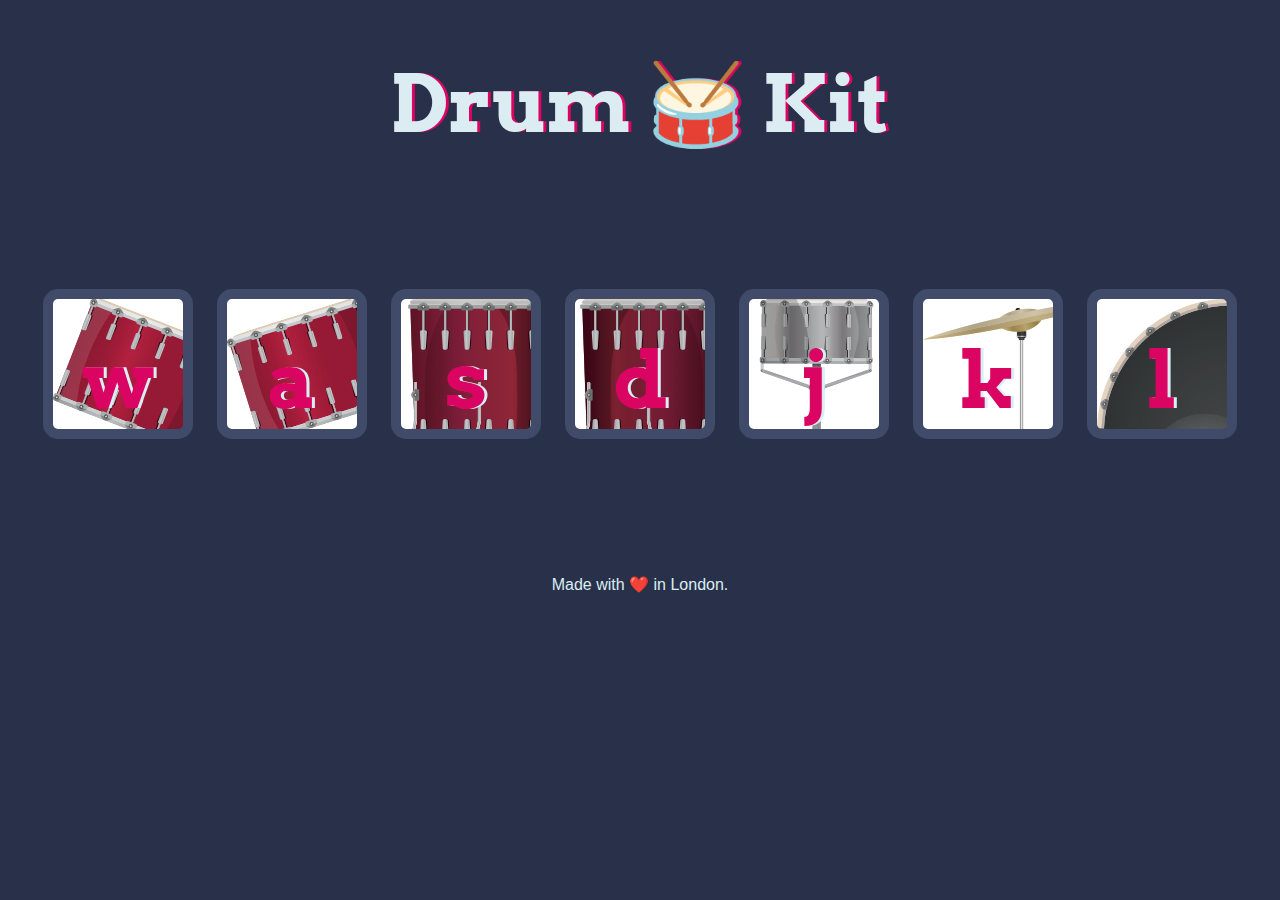
<file: index.html>
<!DOCTYPE html>
<html lang="en" dir="ltr">

<head>
  <meta charset="utf-8">
  <title>Drum Kit</title>
  <link rel="stylesheet" href="styles.css">
  <link href="https://fonts.googleapis.com/css?family=Arvo" rel="stylesheet">
</head>

<body>

  <h1 id="title">Drum 🥁 Kit</h1>
  <div class="set">
    <button class="w drum">w</button>
    <button class="a drum">a</button>
    <button class="s drum">s</button>
    <button class="d drum">d</button>
    <button class="j drum">j</button>
    <button class="k drum">k</button>
    <button class="l drum">l</button>
  </div>
  <script src="index.js"></script>

  <footer>
    Made with ❤️ in London.
  </footer>
</body>

</html>
</file>
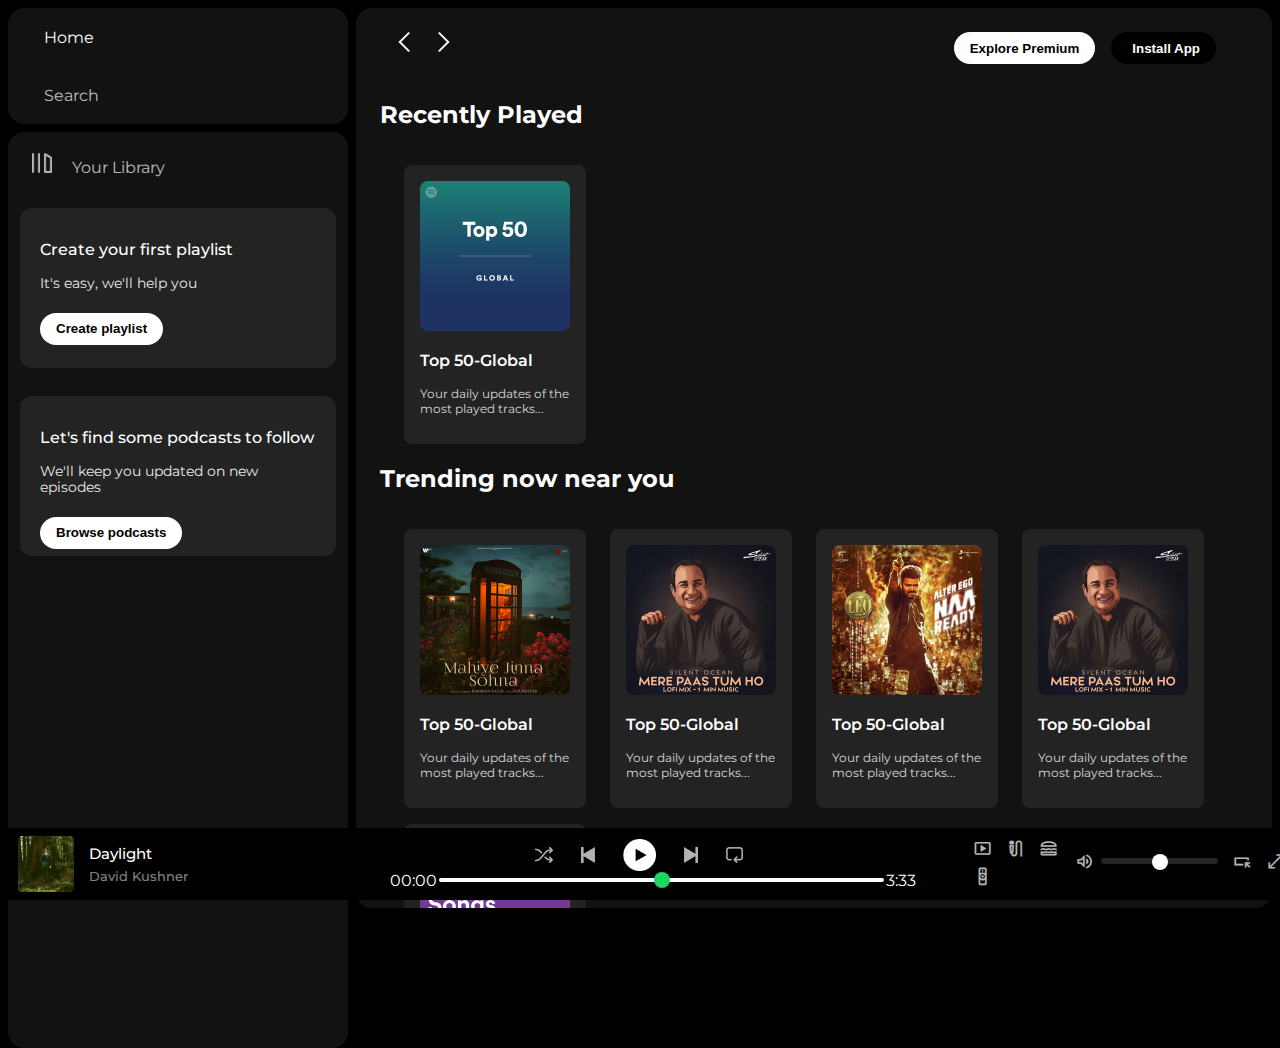
<file: CSSPrj1(Spotify Clone)/index.html>
<!DOCTYPE html>
<html lang="en">
<head>
    <meta charset="UTF-8">
    <meta name="viewport" content="width=device-width, initial-scale=1.0">
    <title>Spotify - Web Player: Music for everyone</title>
    <link rel="icon" href="./assets/logo.png">
    <!-- <link rel="stylesheet" href="https://cdnjs.cloudflare.com/ajax/libs/font-awesome/4.7.0/css/font-awesome.css" integrity="sha512-5A8nwdMOWrSz20fDsjczgUidUBR8liPYU+WymTZP1lmY9G6Oc7HlZv156XqnsgNUzTyMefFTcsFH/tnJE/+xBg==" crossorigin="anonymous" referrerpolicy="no-referrer" /> -->
    <link rel="stylesheet" href="https://cdnjs.cloudflare.com/ajax/libs/font-awesome/6.4.0/css/all.min.css" integrity="sha512-iecdLmaskl7CVkqkXNQ/ZH/XLlvWZOJyj7Yy7tcenmpD1ypASozpmT/E0iPtmFIB46ZmdtAc9eNBvH0H/ZpiBw==" crossorigin="anonymous" referrerpolicy="no-referrer" />
    <!-- <link rel="stylesheet" href="https://cdnjs.cloudflare.com/ajax/libs/font-awesome/6.5.1/css/brands.min.css" integrity="sha512-8RxmFOVaKQe/xtg6lbscU9DU0IRhURWEuiI0tXevv+lXbAHfkpamD4VKFQRto9WgfOJDwOZ74c/s9Yesv3VvIQ==" crossorigin="anonymous" referrerpolicy="no-referrer" /> -->
    <link rel="stylesheet" href="style.css">
    <link rel="preconnect" href="https://fonts.googleapis.com">
    <link rel="preconnect" href="https://fonts.gstatic.com" crossorigin>
    <link href="https://fonts.googleapis.com/css2?family=Montserrat:ital,wght@0,100..900;1,100..900&display=swap" rel="stylesheet">
    <link rel="stylesheet" href="https://fonts.googleapis.com/css2?family=Material+Symbols+Outlined:opsz,wght,FILL,GRAD@20..48,100..700,0..1,-50..200" />
</head>
<body>
    <div class="main">
        <div class="sidebar">
            <div class="nav">
                <div class="nav-option" style="opacity: 1;">
                    <i class="fa-solid fa-house"></i>
                    <a href="#">Home</a>
                </div>
                <div class="nav-option">
                    <i class="fa-solid fa-magnifying-glass"></i>
                    <a href="#">Search</a>
                </div>
            </div>
            <div class="library">
                <div class="options">
                    <div class="lib-option nav-option">
                        <img src="./assets/library_icon.png" alt="library_icon">
                        <a href="#">Your Library</a>
                    </div>
                    <div class="icons">
                        <i class="fa-solid fa-plus"></i>
                        <i class="fa-solid fa-arrow-right"></i>
                    </div>
                </div>
                <div class="lib-box">
                    <div class="box">
                        <p class="box-p1">Create your first playlist</p>
                        <p class="box-p2">It's easy, we'll help you</p>
                        <button class="badge">Create playlist</button>
                    </div>
                    <div class="box">
                        <p class="box-p1">Let's find some podcasts to follow</p>
                        <p class="box-p2">We'll keep you updated on new episodes</p>
                        <button class="badge">Browse podcasts</button>
                    </div>
                </div>
            </div>
        </div>
        <div class="main-content">
            <div class="sticky-nav">
                <div class="sticky-nav-icons">
                    <img src="./assets/backward_icon.png" alt="backward_icon">
                    <img class="hide" src="./assets/forward_icon.png" alt="forward_icon">
                </div>
                
                <div class="sticky-nav-options">
                    <button class="badge nav-item hide">Explore Premium</button>
                    <button class="badge nav-item dark-badge"><i class="fa-solid fa-circle-down" style="margin-right: 5px;"></i>Install App</button>
                    <i class="fa-regular fa-user nav-item"></i>
                </div>
                
            </div>
            
            <h2>Recently Played</h2>
            <div class="cards-container">
                <div class="card">
                    <img class="card-img" src="./assets/card1img.jpeg" alt="">
                    <p class="card-title">Top 50-Global</p>
                    <p class="card-info">Your daily updates of the most played tracks...</p>
                </div>
            </div>

            <h2>Trending now near you</h2>
            <div class="cards-container">
                <div class="card">
                    <img class="card-img" src="./assets/card2img.jpeg" alt="">
                    <p class="card-title">Top 50-Global</p>
                    <p class="card-info">Your daily updates of the most played tracks...</p>
                </div>
                <div class="card">
                    <img class="card-img" src="./assets/card3img.jpeg" alt="">
                    <p class="card-title">Top 50-Global</p>
                    <p class="card-info">Your daily updates of the most played tracks...</p>
                </div>
                <div class="card">
                    <img class="card-img" src="./assets/card4img.jpeg" alt="">
                    <p class="card-title">Top 50-Global</p>
                    <p class="card-info">Your daily updates of the most played tracks...</p>
                </div>
                <div class="card">
                    <img class="card-img" src="./assets/card3img.jpeg" alt="">
                    <p class="card-title">Top 50-Global</p>
                    <p class="card-info">Your daily updates of the most played tracks...</p>
                </div>
                <div class="card">
                    <img class="card-img" src="./assets/card5img.jpeg" alt="">
                    <p class="card-title">Top 50-Global</p>
                    <p class="card-info">Your daily updates of the most played tracks...</p>
                </div>
            </div>

            <h2>Featured Charts</h2>
            <div class="cards-container">
                <div class="card">
                    <img class="card-img" src="./assets/card6img.jpeg" alt="">
                    <p class="card-title">Top 50-Global</p>
                    <p class="card-info">Your daily updates of the most played tracks...</p>
                </div>
                <div class="card">
                    <img class="card-img" src="./assets/card6img.jpeg" alt="">
                    <p class="card-title">Top Songs-India</p>
                    <p class="card-info">Your daily updates of the most played tracks...</p>
                </div>
                <div class="card">
                    <img class="card-img" src="./assets/card1img.jpeg" alt="">
                    <p class="card-title">Top 50-Global</p>
                    <p class="card-info">Your daily updates of the most played tracks...</p>
                </div>
            </div>

            <div class="footer">
                <div class="line"></div>
            </div>
        </div>
        <div class="music-player">
            <div class="album">
                <img src="./assets/David_Kushner-_Daylight.png">
                <div class="song-info">
                    <p class="song-name">Daylight</p>
                    <p class="singer-name">David Kushner</p>
                </div>
                <div class="album-icons">
                    <i class="fa-regular fa-heart"></i>
                    <i class="fa-brands fa-chromecast"></i>
                </div>
            </div>
            <!-- Hello there this is a change -->
            <div class="player">
                <div class="player-controls">
                    <img src="./assets/player_icon1.png" class="player-control-icon">
                    <img src="./assets/player_icon2.png" class="player-control-icon">
                    <img src="./assets/player_icon3.png" style="opacity: 1; height: 2rem;" class="player-control-icon">
                    <img src="./assets/player_icon4.png" class="player-control-icon">
                    <img src="./assets/player_icon5.png" class="player-control-icon">
                </div>
                <div class="playback-bar">
                    <span class="curr-time">00:00</span>
                    <input class="progress-bar" type="range" min="0" max="100" step="1">
                    <span class="tot-time">3:33</span>
                </div>
            </div>
            <div class="controls">
                <div class="controls-icons">
                    <span class="material-symbols-outlined icon">smart_display</span>
                    <span class="material-symbols-outlined icon">mic_external_on</span>
                    <span class="material-symbols-outlined icon">lunch_dining</span>
                    <span class="material-symbols-outlined icon">tv_remote</span>
                </div>
                <div class="volume-bar">
                    <span class="material-symbols-outlined icon">volume_up</span>
                    <input class="audio-bar" type="range" min="0" max="100" step="1">
                    <span class="material-symbols-outlined icon" style="margin-right: 10px;">variable_insert</span>
                    <span class="material-symbols-outlined icon">open_in_full</span>

                </div>
            </div>
        </div>
    </div>
</body>
</html>
</file>
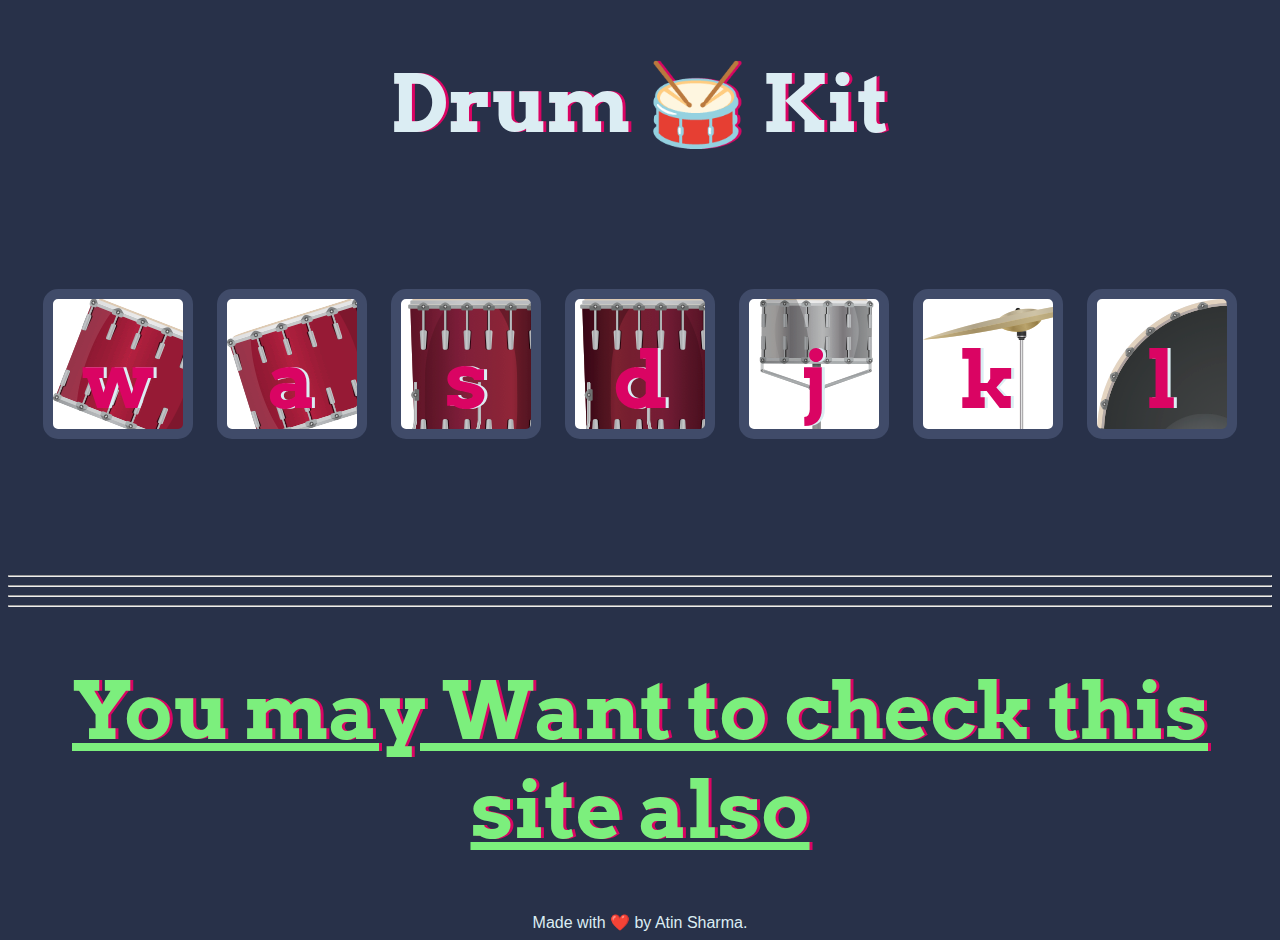
<file: DrumKitPrj/index.html>
<!DOCTYPE html>
<html lang="en" dir="ltr">

<head>
  <meta charset="utf-8">
  <title>Drum Kit</title>
  
  <link href="https://fonts.googleapis.com/css?family=Arvo" rel="stylesheet">
  <link rel="stylesheet" href="styles.css">
</head>

<body>

  <h1 id="title">Drum 🥁 Kit</h1>
  <div class="set">
    <button class="w drum">w</button>
    <button class="a drum">a</button>
    <button class="s drum">s</button>
    <button class="d drum">d</button>
    <button class="j drum">j</button>
    <button class="k drum">k</button>
    <button class="l drum">l</button>
  </div>
  <script src="index.js"></script>

  <hr>
  <hr>
  <hr>
  <hr>

  <h1 class="diceLink"><a href="./Dicee+Challenge+-+Starting+Files/dicee.html">You may  Want to check this site also</a></h1>

  <footer>
    Made with ❤️ by Atin Sharma.
  </footer>
</body>

</html>
</file>
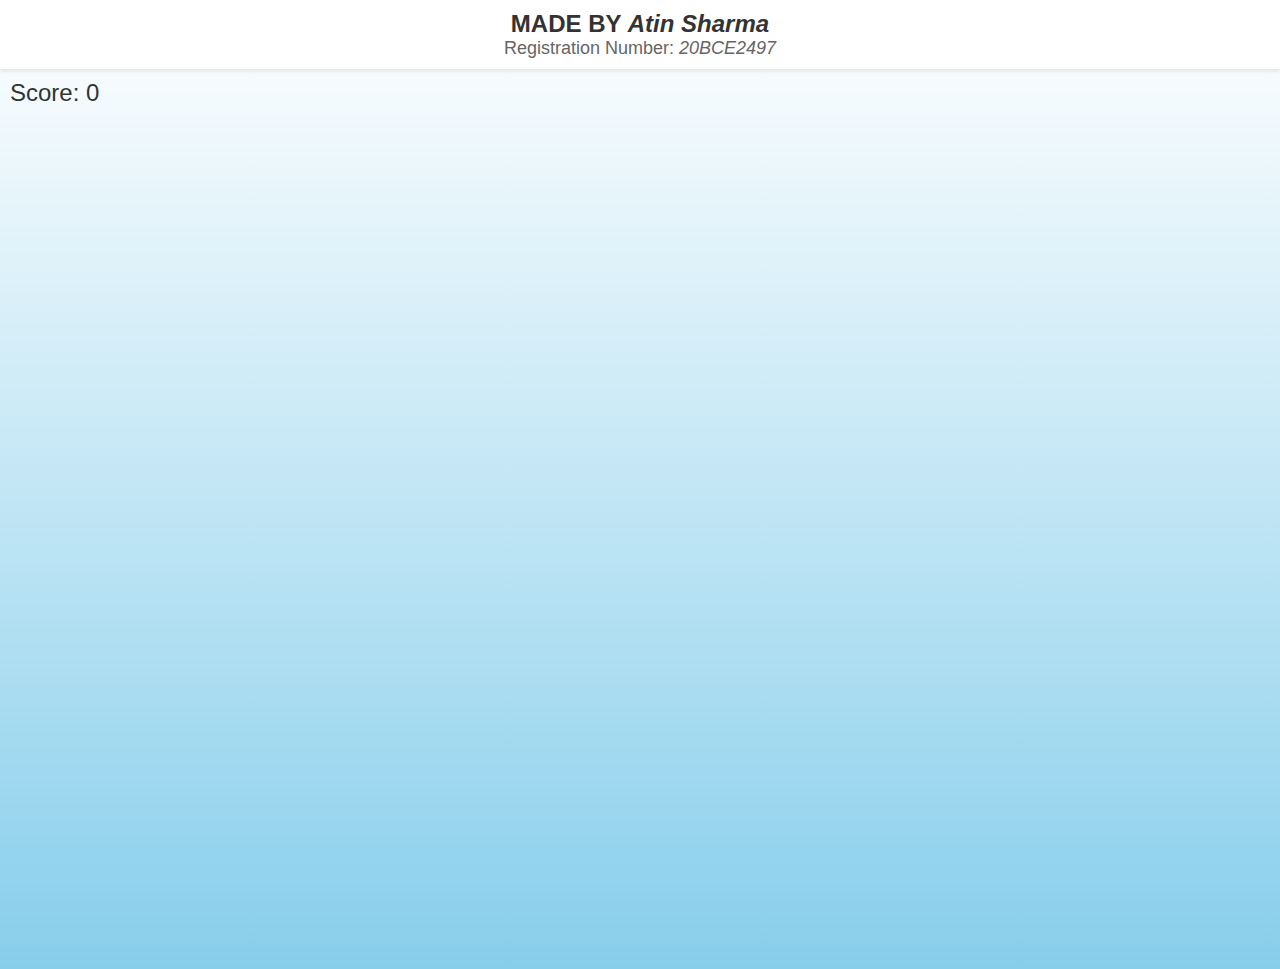
<file: G4/index.html>
<!DOCTYPE html>
<html>
<head>
    <title>Balloon Pop</title>
    <link rel="stylesheet" type="text/css" href="style.css">
</head>
<body>
    <div id="header">
        <h1>MADE BY <i>Atin Sharma</i></h1>
        <p>Registration Number: <i>20BCE2497</i></p>
    </div>
    <div id="gameArea">
        <div id="scoreBoard">Score: <span id="score">0</span></div>
    </div>
    <script src="script.js"></script>
</body>
</html>
</file>
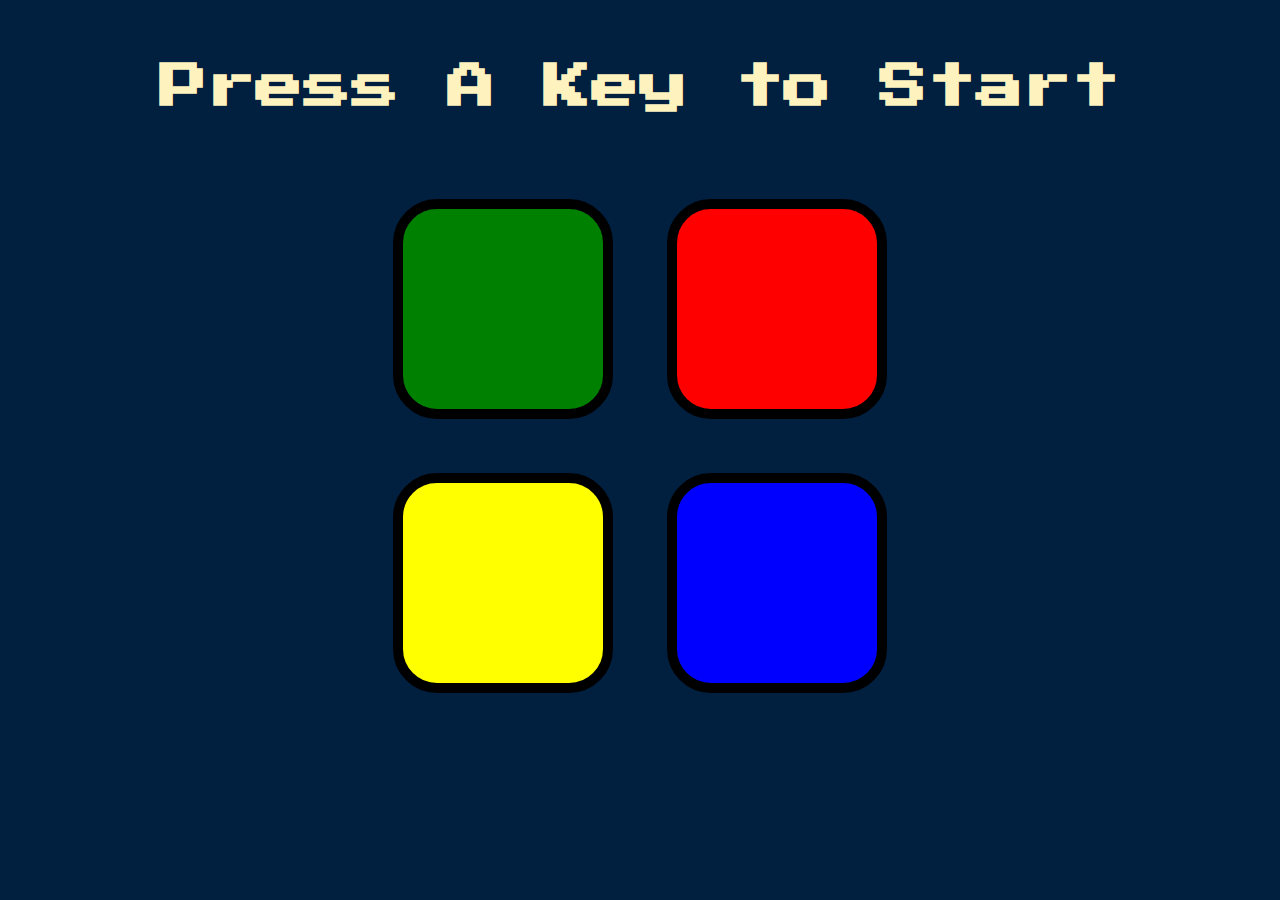
<file: SimonGame/index.html>
<!DOCTYPE html>
<html lang="en" dir="ltr">

<head>
  <meta charset="utf-8">
  <title>Simon</title>
  <link rel="stylesheet" href="styles.css">
  <link href="https://fonts.googleapis.com/css?family=Press+Start+2P" rel="stylesheet">
</head>

<body>
  <h1 id="level-title">Press A Key to Start</h1>
  <div class="container">
    <div lass="row">

      <div type="button" id="green" class="btn green">

      </div>

      <div type="button" id="red" class="btn red">

      </div>
    </div>

    <div class="row">

      <div type="button" id="yellow" class="btn yellow">

      </div>
      <div type="button" id="blue" class="btn blue">

      </div>

    </div>

  </div>


</body>

</html>
</file>
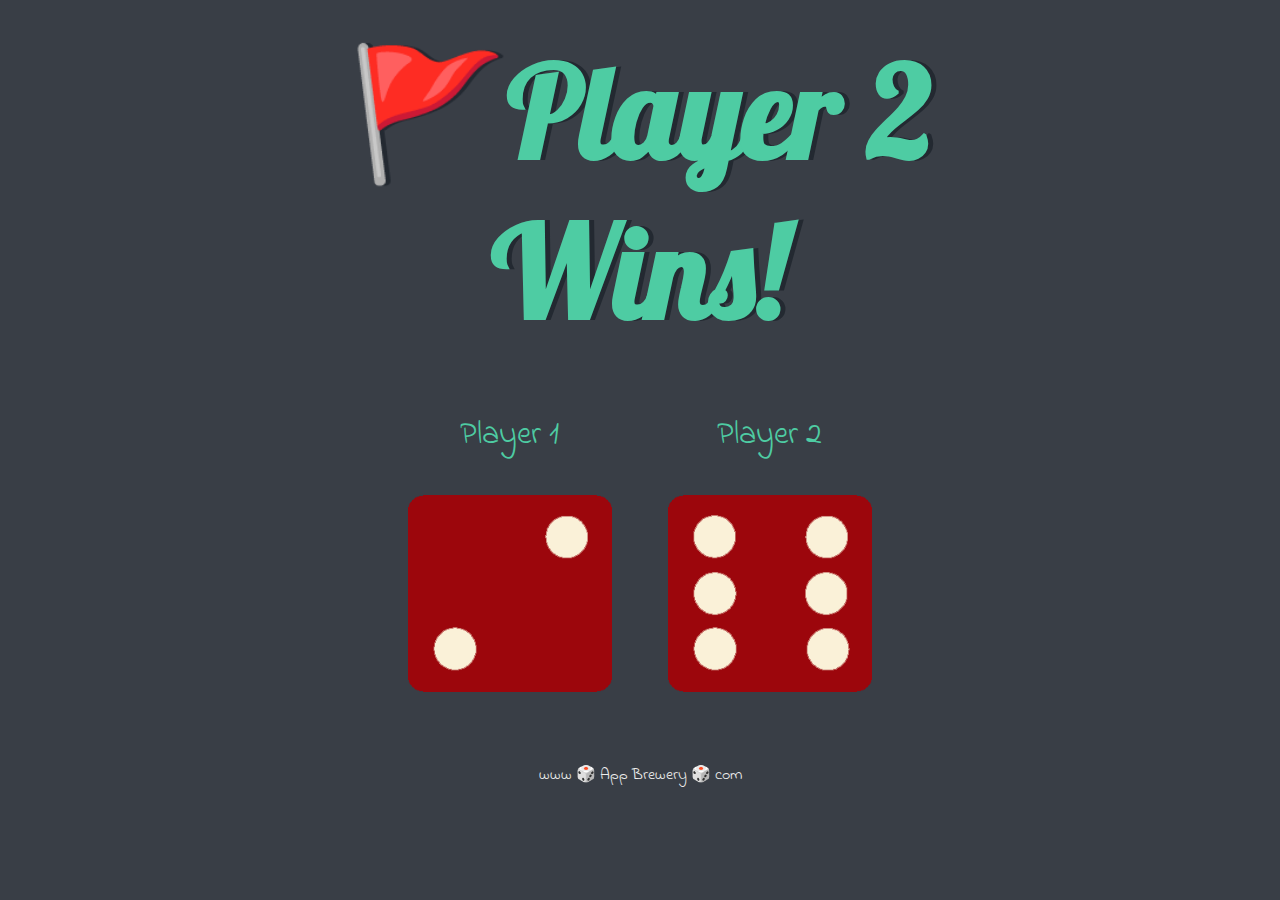
<file: Dicee+Challenge+-+Starting+Files/dicee.html>
<!DOCTYPE html>
<html lang="en" dir="ltr">
  <head>
    <meta charset="utf-8" />
    <title>Dicee</title>
    <link rel="stylesheet" href="styles.css" />
    <link
      href="https://fonts.googleapis.com/css?family=Indie+Flower|Lobster"
      rel="stylesheet"
    />
  </head>
  <body>
    <div class="container">
      <h1>Refresh Me</h1>

      <div class="dice">
        <p>Player 1</p>
        <img class="img1" src="./images/dice1.png" />
      </div>

      <div class="dice">
        <p>Player 2</p>
        <img class="img2" src="./images/dice2.png" />
      </div>
    </div>

    <footer>www 🎲 App Brewery 🎲 com</footer>
    <script src="index.js"></script>
  </body>
</html>
</file>
<file: styles.css>
body {
  text-align: center;
  background-color: #283149;
}

h1 {
  font-size: 5rem;
  color: #DBEDF3;
  font-family: "Arvo", cursive;
  text-shadow: 3px 0 #DA0463;

}

footer {
  color: #DBEDF3;
  font-family: sans-serif;
}

.w {
  background-image: url("images/tom1.png");
}

.a {
	background-image: url("images/tom2.png");
}

.s {
	background-image: url("images/tom3.png");
}

.d {
	background-image: url("images/tom4.png");
}

.j {
	background-image: url("images/snare.png");
}

.k {
  background-image: url("images/crash.png");
}

.l {
	background-image: url("images/kick.png");
}

.set {
  margin: 10% auto;
}

.game-over {
  background-color: red;
  opacity: 0.8;
}

.pressed {
  box-shadow: 0 3px 4px 0 #DBEDF3;
  opacity: 0.5;
}

.red {
  color: red;
}

.drum {
  outline: none;
  border: 10px solid #404B69;
  font-size: 5rem;
  font-family: 'Arvo', cursive;
  line-height: 2;
  font-weight: 900;
  color: #DA0463;
  text-shadow: 3px 0 #DBEDF3;
  border-radius: 15px;
  display: inline-block;
  width: 150px;
  height: 150px;
  text-align: center;
  margin: 10px;
  background-color: white;
}

.diceLink{
  color: #DBEDF3;
  text-decoration: none;
}

.diceLink:visited{
  color: aqua;
}
</file>
<file: CSSPrj1(Spotify Clone)/style.css>
body{
    font-family: Montserrat, sans-serif;
    margin: 0;
    background-color: black;
    color: white;
    overflow: hidden;
}

.main{
    display: flex;
    height: 100vh;
    padding: 0.5rem;
}

.sidebar{
    background-color: #000;
    width: 340px;
    border-radius: 1rem;
    /* here 1rem is 16px */
    margin-right: 0.5rem;
}

.main-content{
    background-color: #121212;
    flex: 1;
    border-radius: 1rem;
    overflow: auto;
    padding: 0 1.5rem 0 1.5rem; 
}

.music-player{
    background-color: black;
    position: fixed;
    bottom: 0px;
    width: 100%;
    height: 72px;
}

a{
    text-decoration: none;
    color: white;
}

.nav{
    background-color: #121212;
    border-radius: 1rem;
    display: flex;
    flex-direction: column;
    justify-content: center;
    height: 100px;
    padding: 0.5rem;
}

.nav-option{
    line-height: 2.5rem;
    opacity: 0.7;
    padding: 0.5rem 0.75rem;
}

.nav-option:hover{
    opacity: 1;
}

.nav-option i{
    font-size: 1.25rem;
}

.nav-option a{
    font-size: 1rem;
    margin-left: 1rem;
}

.library{
    background-color: #121212;
    border-radius: 1rem;
    height: 100%;
    margin-top: 0.5rem;
    padding: 0.5rem 0.75rem;
}

.options{
    display: flex;
    justify-content: space-between;
    align-items: center;
}

.lib-option img{
    height: 1.25rem;
    width: 1.25rem;
}

.icons{
    font-size: 1.25rem;
    display: flex;
}

.icons i{
    opacity: 0.7;
    margin-right: 1rem;
}

.icons i:hover{
    opacity: 1;
}

.box{
    background-color: #232323;
    height: 8rem;
    border-radius: 0.75rem;
    margin: 0.75rem 0 1.75rem 0;
    padding: 1rem 1.25rem;
}

.box-p1{
    font-size: 1rem;
    font-weight: 500;
}

.box-p2{
    font-size: 0.85rem;
    opacity: 0.9;
}

.badge{
    background-color: white;
    border: none;
    border-radius: 100px;
    padding: 0.25rem 1rem;
    font-weight: 700;
    margin-top: 0.5rem;
    height: 2rem;
    width: fit-content;
}

.dark-badge{
    background: #000;
    color: white;
}

.sticky-nav{
    position: sticky;
    top: 0;
    background-color: #121212;
    display: flex;
    justify-content: space-between;
    align-items: center;
    padding: 1rem 0 1rem 0;
    z-index: 1;
}

.sticky-nav-icons img{
    margin-left: 0.75rem;
}

.sticky-nav-options{
    display: flex;
    justify-content: center;
    align-items: center;
}

.nav-item{
    margin-right: 1rem;
}

@media (max-width:1000px){
    .hide{
        display: none;
    }
}

.card{
    background: #232323;
    width: 150px;
    border-radius: 0.5rem;
    padding: 1rem;
    margin-left: 1.5rem;
    margin-top: 1rem;
}

.cards-container{
    display: flex;
    flex-wrap: wrap;
}

.card-img{
    width: 100%;
    border-radius: 0.5rem;
}

.card-title{
    font-weight: 600;
}

.card-info{
    font-size: 0.75rem;
    opacity: 0.8;
}

.footer{
    height: 250px;
    display: flex;
    align-items: center;
    justify-content: center;
}

.line{
    width: 90%;
    height: 30%;
    border-top: 1px solid white;
    opacity: 0.4;
}

.music-player{
    display: flex;
    justify-content: space-between;
    align-items: center;
}

.album{
    width: 25%;
    /* background-color: orange; */
}

.player{
    width: 50%;
    /* background-color: green; */
}

.controls{
    width: 25%;
    /* background-color: skyblue; */
}

.player-controls{
    display: flex;
    justify-content: center;
    align-items: center;
}

.player-control-icon{
    height: 1rem;
    margin-right: 1.75rem;
    opacity: 0.7;
}

.player-control-icon:hover{
    opacity: 1;
}

.playback-bar{
    display: flex;
    justify-content: center;
    align-items: center;
}

.progress-bar{
    width: 70%;
    appearance: none;
    background-color: transparent;
    cursor: pointer;
}

.progress-bar::-webkit-slider-runnable-track{
    background-color: white;
    border-radius: 100px;
    height: 0.2rem;
}

.progress-bar::-webkit-slider-thumb{
    appearance: none;
    height: 1rem;
    width: 1rem;
    background-color: #1bd760;
    border-radius: 50%;
    margin-top: -6px;
}

.album{
    display: flex;
    height: 100%;
    justify-content: flex-start;
    align-items: center;
    margin-left: 10px;
}

.album img{
    height: 3.5rem;
    width: 3.5rem;
    border-radius: 4px;
}

.song-info p{
    padding-left: 10px;
    margin: 5px 0 5px 5px;
    font-weight: 500;
}

.song-name{
    font-size: 15px;
}

.singer-name{
    opacity: 0.5;
    font-size: 13px;
}

.album-icons{
    margin-left: 0.75rem;
}

.album-icons i{
    margin-left: 1rem;
    opacity: 0.7;
    transform: scale(1.2);
}

.album-icons i:hover{
    opacity: 1;
}

.controls{
    display: flex;
}

.controls-icons .icon{
    margin: 0px 5px 0px 0px;
    transform: scale(0.8);
    opacity: 0.7;
}

.controls-icons .icon:hover{
    opacity: 1;
    cursor: pointer;
}

.volume-bar input{
    padding-bottom: 0px;
}

.audio-bar{
    width: auto;
    appearance: none;
    background-color: transparent;
    cursor: pointer;
}

.audio-bar::-webkit-slider-runnable-track{
    background-color: rgba(67, 67, 67, 0.567);
    border-radius: 20px;
    height: 0.4rem;
    /* margin-top: -24px; */
    margin-right: 10px;
    margin-left: 2px;
}

.audio-bar::-webkit-slider-thumb{
    appearance: none;
    height: 1rem;
    width: 1rem;
    background-color: #fff;
    border-radius: 50%;
    margin-top: -4px;
}

.volume-bar{
    display: flex;
    justify-content: space-between;
    align-items: center;
    margin-top: -6px;

}

.volume-bar .icon{
    opacity: 0.7;
    transform: scale(0.8);
}

.volume-bar .icon:hover{
    opacity: 1;
    cursor: pointer;
}
</file>
<file: DrumKitPrj/styles.css>
body {
  text-align: center;
  background-color: #283149;
}

h1 {
  font-size: 5rem;
  color: #DBEDF3;
  font-family: "Arvo", cursive;
  text-shadow: 3px 0 #DA0463;

}

footer {
  color: #DBEDF3;
  font-family: sans-serif;
}

.w {
  background-image: url("images/tom1.png");
}

.a {
	background-image: url("images/tom2.png");
}

.s {
	background-image: url("images/tom3.png");
}

.d {
	background-image: url("images/tom4.png");
}

.j {
	background-image: url("images/snare.png");
}

.k {
  background-image: url("images/crash.png");
}

.l {
	background-image: url("images/kick.png");
}

.set {
  margin: 10% auto;
}

.game-over {
  background-color: red;
  opacity: 0.8;
}

.pressed {
  box-shadow: 0 3px 4px 0 #DBEDF3;
  opacity: 0.5;
}

.red {
  color: red;
}

.drum {
  outline: none;
  border: 10px solid #404B69;
  font-size: 5rem;
  font-family: 'Arvo', cursive;
  line-height: 2;
  font-weight: 900;
  color: #DA0463;
  text-shadow: 3px 0 #DBEDF3;
  border-radius: 15px;
  display: inline-block;
  width: 150px;
  height: 150px;
  text-align: center;
  margin: 10px;
  background-color: white;
}
.diceLink a{
  color: #7cef7d;
  /* text-decoration: none; */
}

.diceLink a:visited{
  text-decoration: none;;
}

.diceLink a:hover{
  color: #0bd5d2;
}
</file>
<file: G4/style.css>
body {
    margin: 0;
    overflow: hidden;
    font-family: Arial, sans-serif;
    background: linear-gradient(to top, #87ceeb, #ffffff);
}

#header {
    text-align: center;
    padding: 10px;
    background-color: #fff;
    box-shadow: 0 2px 4px rgba(0, 0, 0, 0.1);
}

#header h1 {
    margin: 0;
    font-size: 24px;
    color: #333;
}

#header p {
    margin: 0;
    font-size: 18px;
    color: #666;
}

#gameArea {
    height: calc(100vh - 60px); 
}


#gameArea {
    position: relative;
    width: 100%;
    height: 100vh;
    overflow: hidden;
}

#scoreBoard {
    position: absolute;
    top: 10px;
    left: 10px;
    font-size: 24px;
    color: #333;
}

.balloon {
    position: absolute;
    width: 50px;
    height: 80px;
    background-color: #ff6347;
    border-radius: 50% 50% 50% 50% / 80% 80% 20% 20%;
    cursor: pointer;
    animation: rise linear infinite;
}

@keyframes rise {
    0% { top: 100vh; }
    100% { top: -100px; }
}
</file>
<file: SimonGame/styles.css>
body {
  text-align: center;
  background-color: #011F3F;
}

#level-title {
  font-family: 'Press Start 2P', cursive;
  font-size: 3rem;
  margin:  5%;
  color: #FEF2BF;
}

.container {
  display: block;
  width: 50%;
  margin: auto;

}

.btn {
  margin: 25px;
  display: inline-block;
  height: 200px;
  width: 200px;
  border: 10px solid black;
  border-radius: 20%;
}

.game-over {
  background-color: red;
  opacity: 0.8;
}

.red {
  background-color: red;
}

.green {
  background-color: green;
}

.blue {
  background-color: blue;
}

.yellow {
  background-color: yellow;
}

.pressed {
  box-shadow: 0 0 20px white;
  background-color: grey;
}
</file>
<file: Dicee+Challenge+-+Starting+Files/styles.css>
.container {
  width: 70%;
  margin: auto;
  text-align: center;
}

.dice {
  text-align: center;
  display: inline-block;

}

body {
  background-color: #393E46;
}

h1 {
  margin: 30px;
  font-family: 'Lobster', cursive;
  text-shadow: 5px 0 #232931;
  font-size: 8rem;
  color: #4ECCA3;
}

p {
  font-size: 2rem;
  color: #4ECCA3;
  font-family: 'Indie Flower', cursive;
}

img {
  width: 80%;
}

footer {
  margin-top: 5%;
  color: #EEEEEE;
  text-align: center;
  font-family: 'Indie Flower', cursive;

}
</file>
